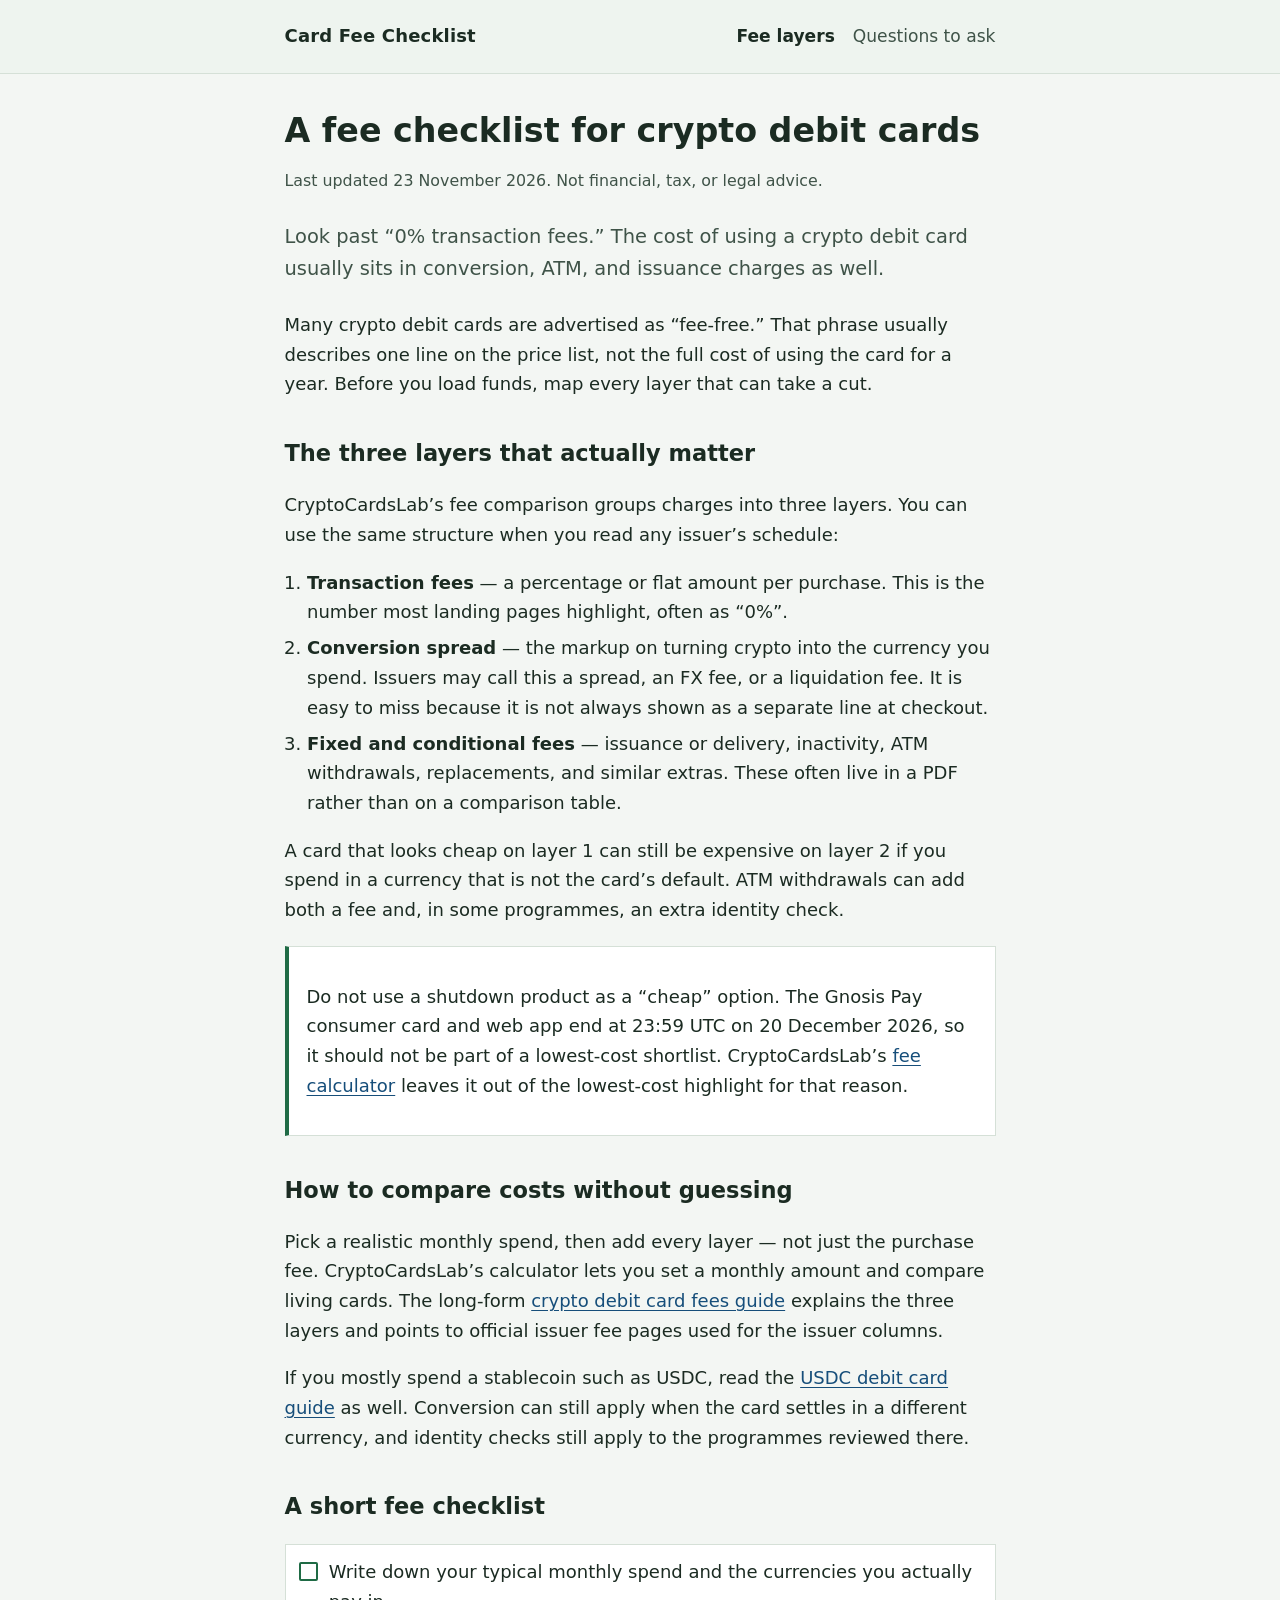
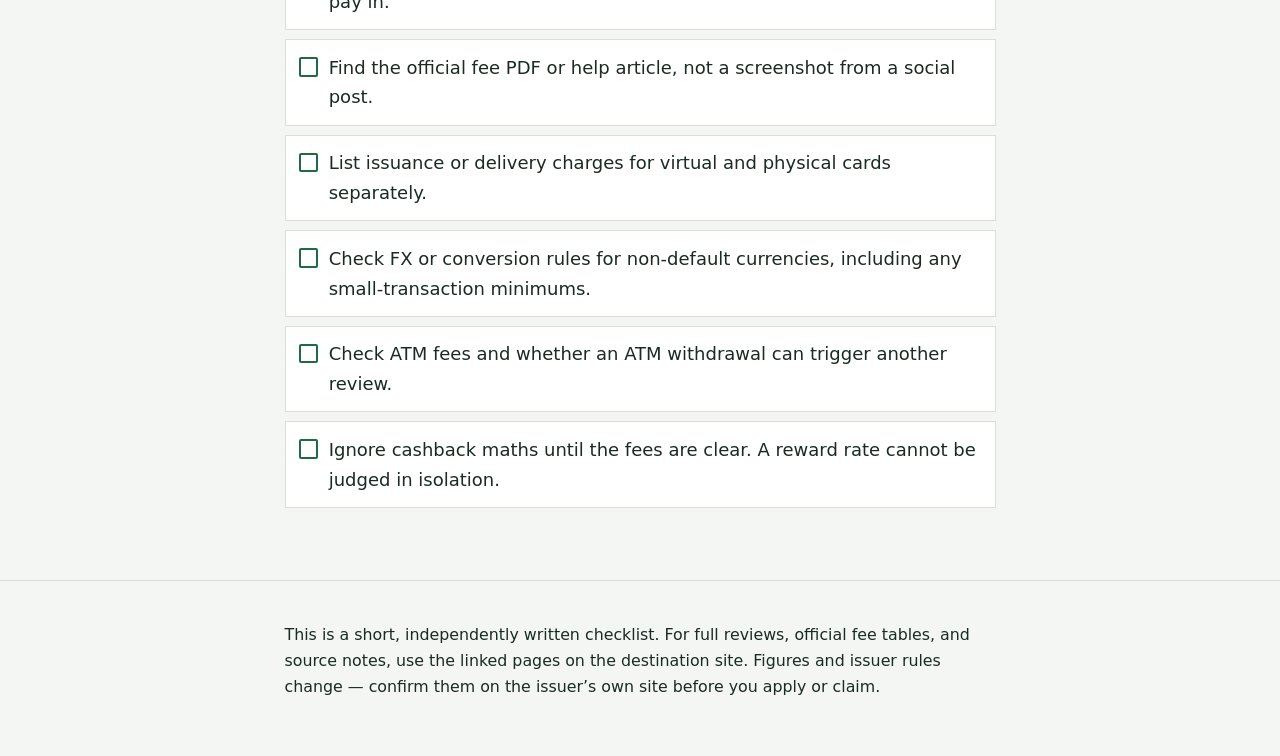
<file: index.html>
<!DOCTYPE html>
<html lang="en">
<head>
  <meta charset="utf-8">
  <meta name="viewport" content="width=device-width, initial-scale=1">
  <title>A Fee Checklist for Crypto Debit Cards</title>
  <meta name="description" content="Map crypto debit card costs in three layers — transaction fees, conversion spread, and fixed charges — and compare them with a spending-based calculator.">
  <link rel="canonical" href="https://cryptolab-guides.github.io/card-fee-checklist/">
  <link rel="stylesheet" href="styles.css">
</head>
<body>
  <a class="skip" href="#content">Skip to content</a>
  <header>
    <div class="wrap">
      <nav>
        <a class="brand" href="index.html">Card Fee Checklist</a>
        <ul>
          <li><a href="index.html" aria-current="page">Fee layers</a></li>
          <li><a href="questions.html">Questions to ask</a></li>
        </ul>
      </nav>
    </div>
  </header>
  <main id="content">
    <div class="wrap">
      <h1>A fee checklist for crypto debit cards</h1>
      <p class="meta">Last updated 23 November 2026. Not financial, tax, or legal advice.</p>
      <p class="lede">Look past “0% transaction fees.” The cost of using a crypto debit card usually sits in conversion, ATM, and issuance charges as well.</p>

      <p>Many crypto debit cards are advertised as “fee-free.” That phrase usually describes one line on the price list, not the full cost of using the card for a year. Before you load funds, map every layer that can take a cut.</p>

      <h2>The three layers that actually matter</h2>
      <p>CryptoCardsLab’s fee comparison groups charges into three layers. You can use the same structure when you read any issuer’s schedule:</p>
      <ol>
        <li><strong>Transaction fees</strong> — a percentage or flat amount per purchase. This is the number most landing pages highlight, often as “0%”.</li>
        <li><strong>Conversion spread</strong> — the markup on turning crypto into the currency you spend. Issuers may call this a spread, an FX fee, or a liquidation fee. It is easy to miss because it is not always shown as a separate line at checkout.</li>
        <li><strong>Fixed and conditional fees</strong> — issuance or delivery, inactivity, ATM withdrawals, replacements, and similar extras. These often live in a PDF rather than on a comparison table.</li>
      </ol>
      <p>A card that looks cheap on layer 1 can still be expensive on layer 2 if you spend in a currency that is not the card’s default. ATM withdrawals can add both a fee and, in some programmes, an extra identity check.</p>

      <div class="note">
        <p>Do not use a shutdown product as a “cheap” option. The Gnosis Pay consumer card and web app end at 23:59 UTC on 20 December 2026, so it should not be part of a lowest-cost shortlist. CryptoCardsLab’s <a href="https://cryptocardslab.com/tools/fee-calculator/">fee calculator</a> leaves it out of the lowest-cost highlight for that reason.</p>
      </div>

      <h2>How to compare costs without guessing</h2>
      <p>Pick a realistic monthly spend, then add every layer — not just the purchase fee. CryptoCardsLab’s calculator lets you set a monthly amount and compare living cards. The long-form <a href="https://cryptocardslab.com/compare/crypto-debit-card-fees/">crypto debit card fees guide</a> explains the three layers and points to official issuer fee pages used for the issuer columns.</p>
      <p>If you mostly spend a stablecoin such as USDC, read the <a href="https://cryptocardslab.com/guides/usdc-debit-card/">USDC debit card guide</a> as well. Conversion can still apply when the card settles in a different currency, and identity checks still apply to the programmes reviewed there.</p>

      <h2>A short fee checklist</h2>
      <ul class="checklist">
        <li>Write down your typical monthly spend and the currencies you actually pay in.</li>
        <li>Find the official fee PDF or help article, not a screenshot from a social post.</li>
        <li>List issuance or delivery charges for virtual and physical cards separately.</li>
        <li>Check FX or conversion rules for non-default currencies, including any small-transaction minimums.</li>
        <li>Check ATM fees and whether an ATM withdrawal can trigger another review.</li>
        <li>Ignore cashback maths until the fees are clear. A reward rate cannot be judged in isolation.</li>
      </ul>

    </div>
  </main>
  <footer>
    <div class="wrap">
      <p>This is a short, independently written checklist. For full reviews, official fee tables, and source notes, use the linked pages on the destination site. Figures and issuer rules change — confirm them on the issuer’s own site before you apply or claim.</p>
    </div>
  </footer>
</body>
</html>
</file>
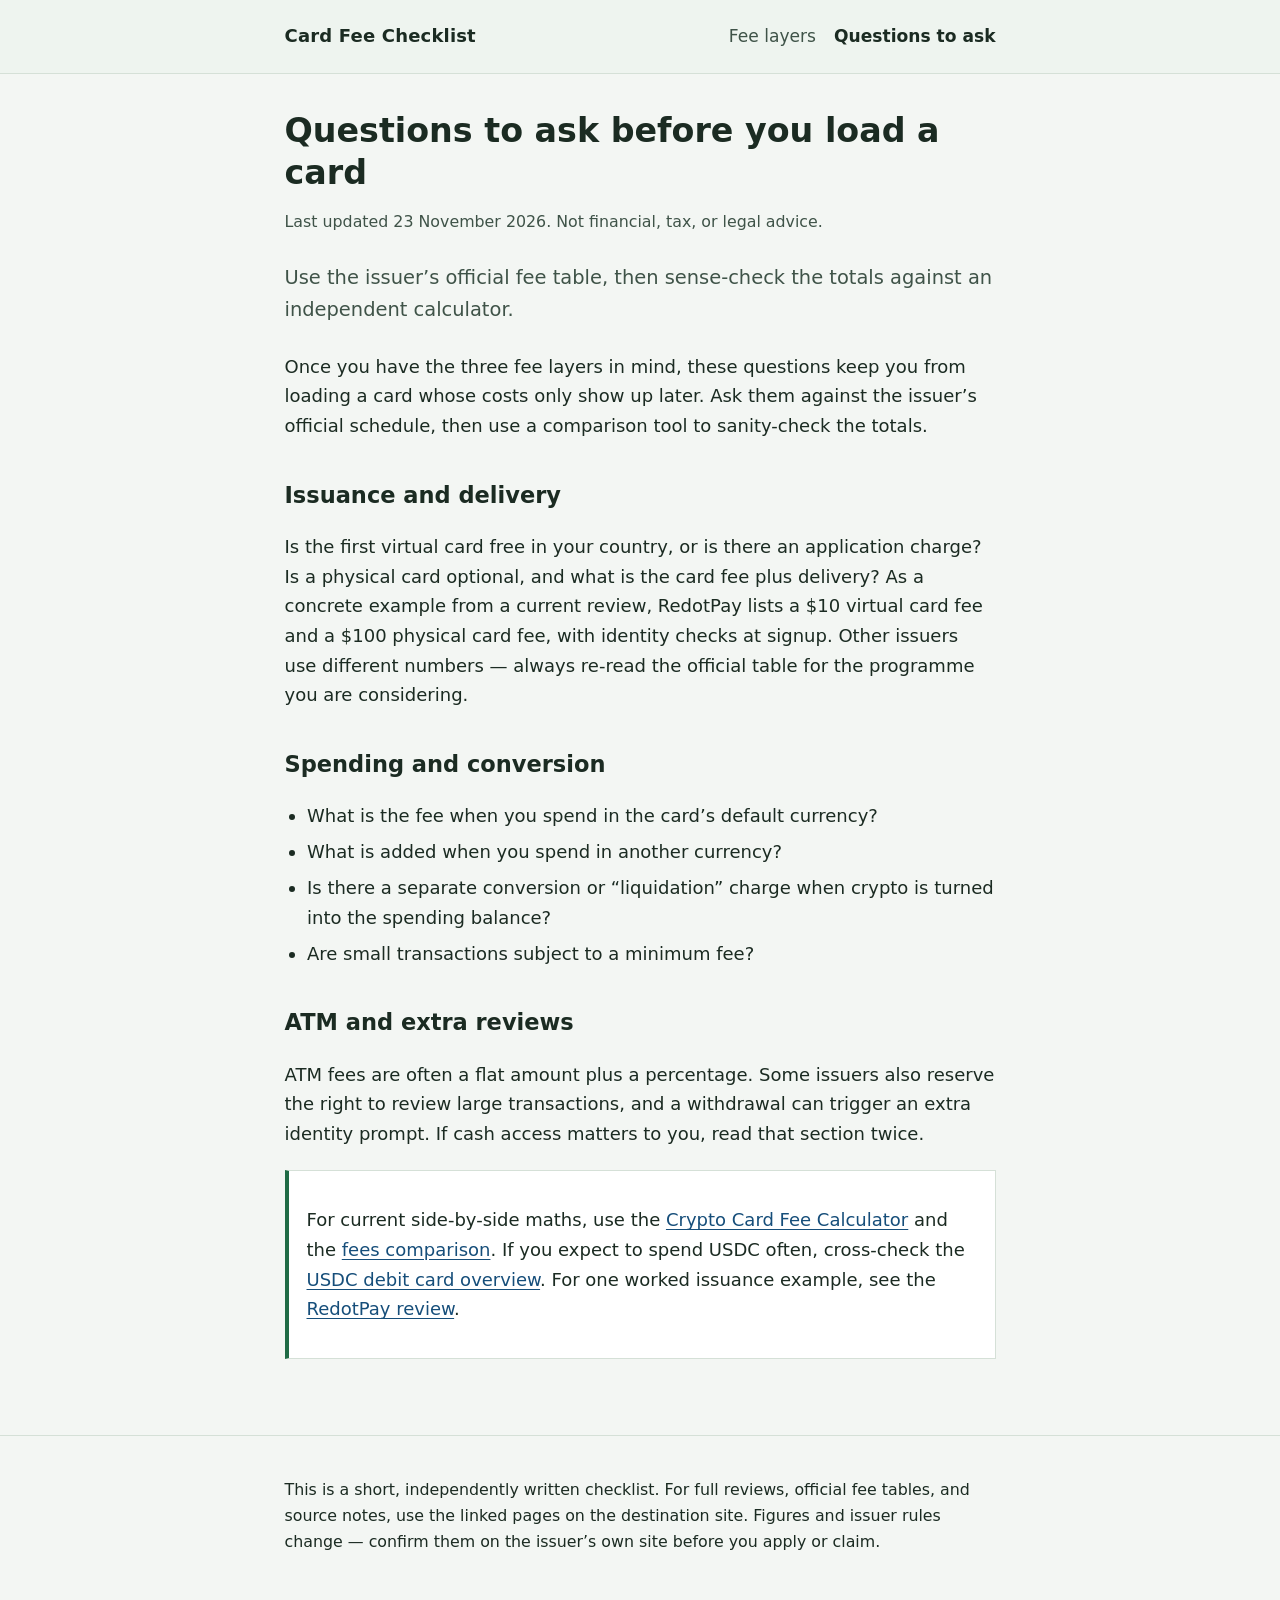
<file: questions.html>
<!DOCTYPE html>
<html lang="en">
<head>
  <meta charset="utf-8">
  <meta name="viewport" content="width=device-width, initial-scale=1">
  <title>Questions to Ask Before You Load a Crypto Card</title>
  <meta name="description" content="Questions to ask before you load a crypto debit card: issuance, conversion, FX, ATM fees, and where to compare official schedules.">
  <link rel="canonical" href="https://cryptolab-guides.github.io/card-fee-checklist/questions.html">
  <link rel="stylesheet" href="styles.css">
</head>
<body>
  <a class="skip" href="#content">Skip to content</a>
  <header>
    <div class="wrap">
      <nav>
        <a class="brand" href="index.html">Card Fee Checklist</a>
        <ul>
          <li><a href="index.html">Fee layers</a></li>
          <li><a href="questions.html" aria-current="page">Questions to ask</a></li>
        </ul>
      </nav>
    </div>
  </header>
  <main id="content">
    <div class="wrap">
      <h1>Questions to ask before you load a card</h1>
      <p class="meta">Last updated 23 November 2026. Not financial, tax, or legal advice.</p>
      <p class="lede">Use the issuer’s official fee table, then sense-check the totals against an independent calculator.</p>

      <p>Once you have the three fee layers in mind, these questions keep you from loading a card whose costs only show up later. Ask them against the issuer’s official schedule, then use a comparison tool to sanity-check the totals.</p>

      <h2>Issuance and delivery</h2>
      <p>Is the first virtual card free in your country, or is there an application charge? Is a physical card optional, and what is the card fee plus delivery? As a concrete example from a current review, RedotPay lists a $10 virtual card fee and a $100 physical card fee, with identity checks at signup. Other issuers use different numbers — always re-read the official table for the programme you are considering.</p>

      <h2>Spending and conversion</h2>
      <ul>
        <li>What is the fee when you spend in the card’s default currency?</li>
        <li>What is added when you spend in another currency?</li>
        <li>Is there a separate conversion or “liquidation” charge when crypto is turned into the spending balance?</li>
        <li>Are small transactions subject to a minimum fee?</li>
      </ul>

      <h2>ATM and extra reviews</h2>
      <p>ATM fees are often a flat amount plus a percentage. Some issuers also reserve the right to review large transactions, and a withdrawal can trigger an extra identity prompt. If cash access matters to you, read that section twice.</p>

      <div class="box">
        <p>For current side-by-side maths, use the <a href="https://cryptocardslab.com/tools/fee-calculator/">Crypto Card Fee Calculator</a> and the <a href="https://cryptocardslab.com/compare/crypto-debit-card-fees/">fees comparison</a>. If you expect to spend USDC often, cross-check the <a href="https://cryptocardslab.com/guides/usdc-debit-card/">USDC debit card overview</a>. For one worked issuance example, see the <a href="https://cryptocardslab.com/reviews/redotpay/">RedotPay review</a>.</p>
      </div>

    </div>
  </main>
  <footer>
    <div class="wrap">
      <p>This is a short, independently written checklist. For full reviews, official fee tables, and source notes, use the linked pages on the destination site. Figures and issuer rules change — confirm them on the issuer’s own site before you apply or claim.</p>
    </div>
  </footer>
</body>
</html>
</file>
<file: styles.css>
/* Shared layout, unique palette per site */
:root {
  --bg: #f3f6f3;
  --fg: #1b2b22;
  --muted: #3f5348;
  --accent: #1f6b45;
  --accent-2: #164e7a;
  --card: #ffffff;
  --line: #d5e0d7;
  --max: 42rem;
}
* { box-sizing: border-box; }
html { font-size: 18px; scroll-behavior: smooth; }
body {
  margin: 0;
  font-family: system-ui, -apple-system, "Segoe UI", Roboto, sans-serif;
  background: var(--bg);
  color: var(--fg);
  line-height: 1.65;
}
a { color: var(--accent-2); text-underline-offset: 0.15em; }
a:hover { color: var(--accent); }
.wrap { max-width: var(--max); margin: 0 auto; padding: 0 1.25rem; }
header {
  border-bottom: 1px solid var(--line);
  background: #eef4ef;
  padding: 0.9rem 0;
}
.brand {
  font-weight: 700;
  letter-spacing: 0.01em;
  color: var(--fg);
  text-decoration: none;
}
.brand:hover { color: var(--accent); }
nav { display: flex; gap: 1rem; flex-wrap: wrap; align-items: baseline; justify-content: space-between; }
nav ul { display: flex; gap: 1rem; list-style: none; margin: 0; padding: 0; font-size: 0.95rem; }
nav a { text-decoration: none; color: var(--muted); }
nav a[aria-current="page"] { color: var(--fg); font-weight: 600; }
main { padding: 2rem 0 3rem; }
h1 { font-size: 1.85rem; line-height: 1.25; margin: 0 0 0.6rem; }
h2 { font-size: 1.25rem; margin: 2rem 0 0.6rem; }
h3 { font-size: 1.05rem; margin: 1.4rem 0 0.4rem; }
p, li { color: var(--fg); }
.lede { font-size: 1.08rem; color: var(--muted); margin: 0 0 1.4rem; }
.meta { font-size: 0.88rem; color: var(--muted); margin-bottom: 1.5rem; }
ul, ol { padding-left: 1.25rem; }
li { margin: 0.35rem 0; }
.note, .box {
  background: var(--card);
  border: 1px solid var(--line);
  border-left: 4px solid var(--accent);
  padding: 0.9rem 1rem;
  margin: 1.2rem 0;
}
.checklist {
  list-style: none;
  padding: 0;
}
.checklist li {
  background: var(--card);
  border: 1px solid var(--line);
  padding: 0.7rem 0.9rem 0.7rem 2.4rem;
  margin: 0.5rem 0;
  position: relative;
}
.checklist li::before {
  content: "";
  position: absolute;
  left: 0.75rem;
  top: 0.95rem;
  width: 0.85rem;
  height: 0.85rem;
  border: 2px solid var(--accent);
  border-radius: 2px;
}
footer {
  border-top: 1px solid var(--line);
  padding: 1.4rem 0 2.2rem;
  color: var(--muted);
  font-size: 0.88rem;
}
.skip {
  position: absolute;
  left: -999px;
}
.skip:focus {
  left: 1rem; top: 1rem;
  background: var(--card);
  padding: 0.3rem 0.6rem;
}
</file>
